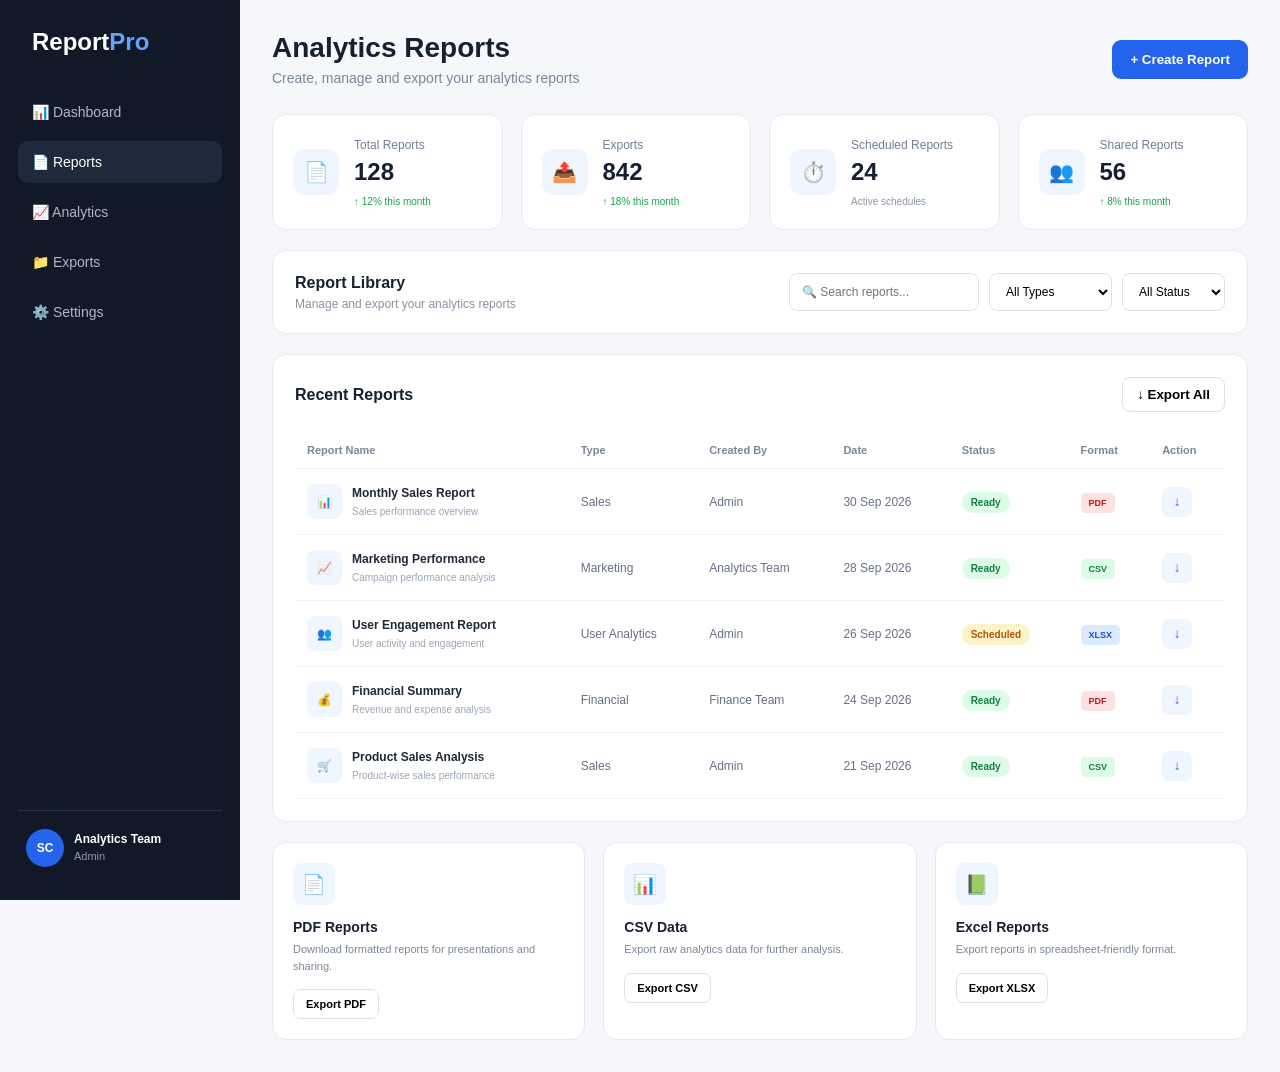
<file: Analytics Reports & Export/index.html>
<!DOCTYPE html>
<html lang="en">
<head>
    <meta charset="UTF-8">
    <meta name="viewport" content="width=device-width, initial-scale=1.0">
    <title>Analytics Reports & Export</title>
    <link rel="stylesheet" href="style.css">
</head>

<body>

    <aside class="sidebar">
        <div class="logo">Report<span>Pro</span></div>

        <nav>
            <a href="#">📊 Dashboard</a>
            <a href="#" class="active">📄 Reports</a>
            <a href="#">📈 Analytics</a>
            <a href="#">📁 Exports</a>
            <a href="#">⚙️ Settings</a>
        </nav>

        <div class="profile">
            <div class="avatar">SC</div>
            <div>
                <strong>Analytics Team</strong>
                <small>Admin</small>
            </div>
        </div>
    </aside>

    <main class="main">

        <header class="topbar">
            <div>
                <h1>Analytics Reports</h1>
                <p>Create, manage and export your analytics reports</p>
            </div>

            <button class="primary-btn" id="createBtn">
                + Create Report
            </button>
        </header>

        <!-- SUMMARY -->

        <section class="summary-grid">

            <div class="summary-card">
                <div class="summary-icon">📄</div>
                <div>
                    <span>Total Reports</span>
                    <h2>128</h2>
                    <small class="positive">↑ 12% this month</small>
                </div>
            </div>

            <div class="summary-card">
                <div class="summary-icon">📤</div>
                <div>
                    <span>Exports</span>
                    <h2>842</h2>
                    <small class="positive">↑ 18% this month</small>
                </div>
            </div>

            <div class="summary-card">
                <div class="summary-icon">⏱️</div>
                <div>
                    <span>Scheduled Reports</span>
                    <h2>24</h2>
                    <small>Active schedules</small>
                </div>
            </div>

            <div class="summary-card">
                <div class="summary-icon">👥</div>
                <div>
                    <span>Shared Reports</span>
                    <h2>56</h2>
                    <small class="positive">↑ 8% this month</small>
                </div>
            </div>

        </section>

        <!-- FILTERS -->

        <section class="filter-panel">

            <div class="filter-title">
                <div>
                    <h3>Report Library</h3>
                    <p>Manage and export your analytics reports</p>
                </div>

                <div class="filters">
                    <input
                        type="text"
                        id="searchInput"
                        placeholder="🔍 Search reports..."
                    >

                    <select id="typeFilter">
                        <option value="all">All Types</option>
                        <option value="sales">Sales</option>
                        <option value="marketing">Marketing</option>
                        <option value="users">User Analytics</option>
                        <option value="financial">Financial</option>
                    </select>

                    <select id="statusFilter">
                        <option value="all">All Status</option>
                        <option value="ready">Ready</option>
                        <option value="scheduled">Scheduled</option>
                    </select>
                </div>
            </div>

        </section>

        <!-- REPORT TABLE -->

        <section class="report-card">

            <div class="table-header">
                <h3>Recent Reports</h3>

                <button class="export-btn" id="exportAll">
                    ↓ Export All
                </button>
            </div>

            <div class="table-wrapper">

                <table>
                    <thead>
                        <tr>
                            <th>Report Name</th>
                            <th>Type</th>
                            <th>Created By</th>
                            <th>Date</th>
                            <th>Status</th>
                            <th>Format</th>
                            <th>Action</th>
                        </tr>
                    </thead>

                    <tbody id="reportTable">

                        <tr data-type="sales" data-status="ready">
                            <td>
                                <div class="report-name">
                                    <div class="file-icon">📊</div>
                                    <div>
                                        <strong>Monthly Sales Report</strong>
                                        <small>Sales performance overview</small>
                                    </div>
                                </div>
                            </td>
                            <td>Sales</td>
                            <td>Admin</td>
                            <td>30 Sep 2026</td>
                            <td>
                                <span class="status ready">Ready</span>
                            </td>
                            <td>
                                <span class="format">PDF</span>
                            </td>
                            <td>
                                <button class="download-btn">↓</button>
                            </td>
                        </tr>

                        <tr data-type="marketing" data-status="ready">
                            <td>
                                <div class="report-name">
                                    <div class="file-icon">📈</div>
                                    <div>
                                        <strong>Marketing Performance</strong>
                                        <small>Campaign performance analysis</small>
                                    </div>
                                </div>
                            </td>
                            <td>Marketing</td>
                            <td>Analytics Team</td>
                            <td>28 Sep 2026</td>
                            <td>
                                <span class="status ready">Ready</span>
                            </td>
                            <td>
                                <span class="format csv">CSV</span>
                            </td>
                            <td>
                                <button class="download-btn">↓</button>
                            </td>
                        </tr>

                        <tr data-type="users" data-status="scheduled">
                            <td>
                                <div class="report-name">
                                    <div class="file-icon">👥</div>
                                    <div>
                                        <strong>User Engagement Report</strong>
                                        <small>User activity and engagement</small>
                                    </div>
                                </div>
                            </td>
                            <td>User Analytics</td>
                            <td>Admin</td>
                            <td>26 Sep 2026</td>
                            <td>
                                <span class="status scheduled">Scheduled</span>
                            </td>
                            <td>
                                <span class="format excel">XLSX</span>
                            </td>
                            <td>
                                <button class="download-btn">↓</button>
                            </td>
                        </tr>

                        <tr data-type="financial" data-status="ready">
                            <td>
                                <div class="report-name">
                                    <div class="file-icon">💰</div>
                                    <div>
                                        <strong>Financial Summary</strong>
                                        <small>Revenue and expense analysis</small>
                                    </div>
                                </div>
                            </td>
                            <td>Financial</td>
                            <td>Finance Team</td>
                            <td>24 Sep 2026</td>
                            <td>
                                <span class="status ready">Ready</span>
                            </td>
                            <td>
                                <span class="format">PDF</span>
                            </td>
                            <td>
                                <button class="download-btn">↓</button>
                            </td>
                        </tr>

                        <tr data-type="sales" data-status="ready">
                            <td>
                                <div class="report-name">
                                    <div class="file-icon">🛒</div>
                                    <div>
                                        <strong>Product Sales Analysis</strong>
                                        <small>Product-wise sales performance</small>
                                    </div>
                                </div>
                            </td>
                            <td>Sales</td>
                            <td>Admin</td>
                            <td>21 Sep 2026</td>
                            <td>
                                <span class="status ready">Ready</span>
                            </td>
                            <td>
                                <span class="format csv">CSV</span>
                            </td>
                            <td>
                                <button class="download-btn">↓</button>
                            </td>
                        </tr>

                    </tbody>
                </table>

            </div>

        </section>

        <!-- EXPORT OPTIONS -->

        <section class="export-grid">

            <div class="export-card">
                <div class="export-icon">📄</div>
                <div>
                    <h3>PDF Reports</h3>
                    <p>Download formatted reports for presentations and sharing.</p>
                </div>
                <button class="small-btn" data-format="PDF">Export PDF</button>
            </div>

            <div class="export-card">
                <div class="export-icon">📊</div>
                <div>
                    <h3>CSV Data</h3>
                    <p>Export raw analytics data for further analysis.</p>
                </div>
                <button class="small-btn" data-format="CSV">Export CSV</button>
            </div>

            <div class="export-card">
                <div class="export-icon">📗</div>
                <div>
                    <h3>Excel Reports</h3>
                    <p>Export reports in spreadsheet-friendly format.</p>
                </div>
                <button class="small-btn" data-format="XLSX">Export XLSX</button>
            </div>

        </section>

    </main>

    <script src="script.js"></script>
</body>
</html>
</file>
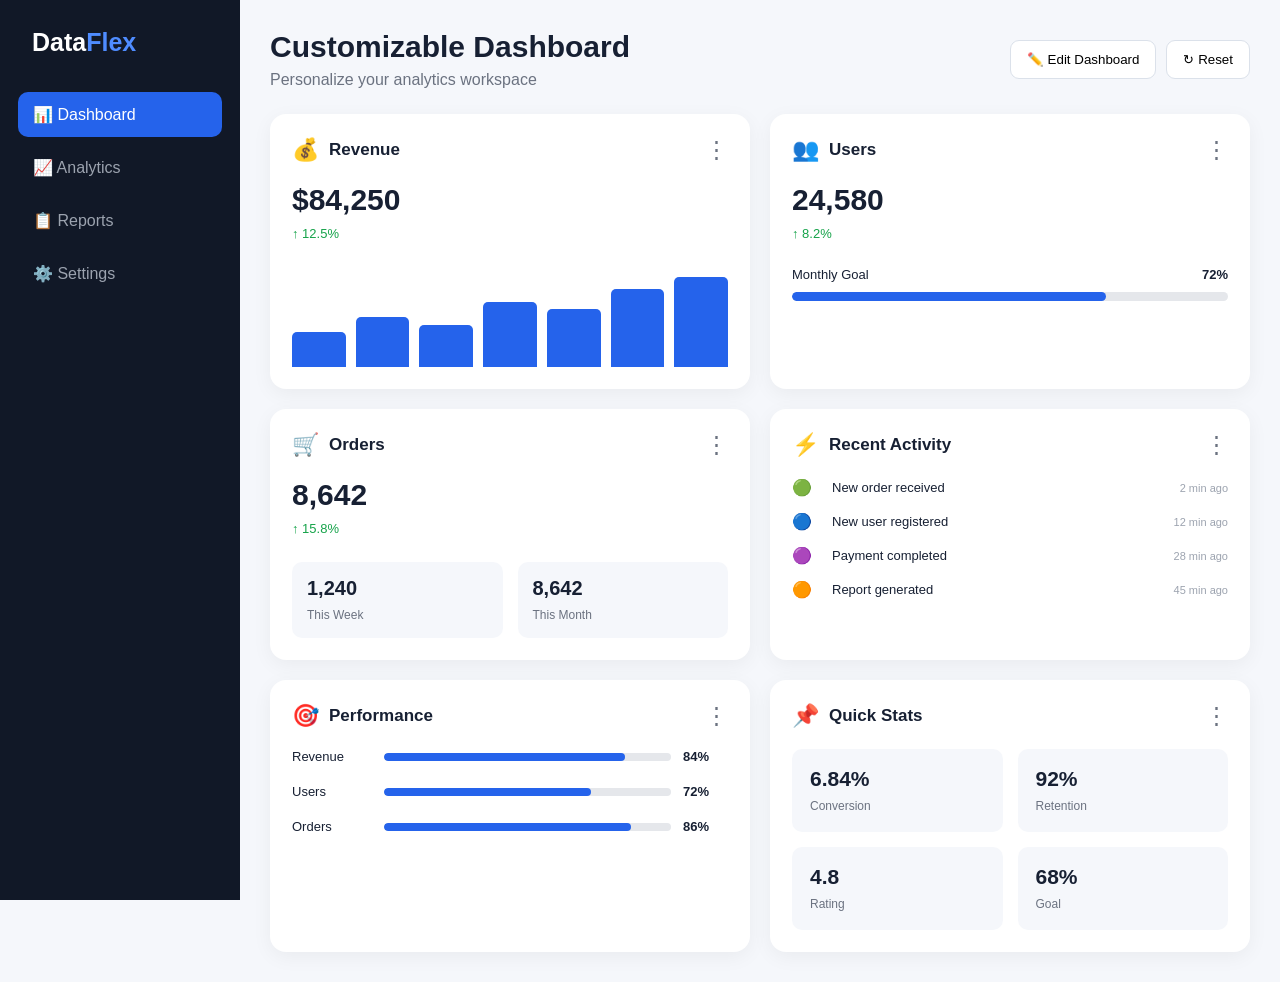
<file: customizable-dashboard/index.html>
<!DOCTYPE html>
<html lang="en">

<head>
    <meta charset="UTF-8">
    <meta name="viewport" content="width=device-width, initial-scale=1.0">

    <title>Customizable Dashboard</title>

    <link rel="stylesheet" href="style.css">
</head>

<body>

<div class="dashboard">

    <!-- SIDEBAR -->
    <aside class="sidebar">

        <div class="logo">
            Data<span>Flex</span>
        </div>

        <nav>
            <a href="#" class="active">📊 Dashboard</a>
            <a href="#">📈 Analytics</a>
            <a href="#">📋 Reports</a>
            <a href="#">⚙️ Settings</a>
        </nav>

    </aside>


    <!-- MAIN CONTENT -->
    <main class="main-content">

        <!-- TOPBAR -->
        <header class="topbar">

            <div>
                <h1>Customizable Dashboard</h1>
                <p>Personalize your analytics workspace</p>
            </div>

            <div class="top-actions">
                <button id="editBtn">✏️ Edit Dashboard</button>
                <button id="resetBtn">↻ Reset</button>
            </div>

        </header>


        <!-- DASHBOARD CONTROLS -->
        <section class="control-panel" id="controlPanel">

            <div>
                <h2>Dashboard Controls</h2>
                <p>Show or hide dashboard widgets</p>
            </div>

            <div class="controls">

                <label>
                    <input type="checkbox" data-widget="revenue" checked>
                    Revenue
                </label>

                <label>
                    <input type="checkbox" data-widget="users" checked>
                    Users
                </label>

                <label>
                    <input type="checkbox" data-widget="orders" checked>
                    Orders
                </label>

                <label>
                    <input type="checkbox" data-widget="activity" checked>
                    Activity
                </label>

            </div>

        </section>


        <!-- WIDGET GRID -->
        <section class="widget-grid">


            <!-- REVENUE -->
            <div class="widget revenue-widget" data-widget="revenue">

                <div class="widget-header">

                    <div>
                        <span class="widget-icon">💰</span>
                        <h3>Revenue</h3>
                    </div>

                    <button class="menu-btn">⋮</button>

                </div>

                <h2>$84,250</h2>

                <span class="growth">↑ 12.5%</span>

                <div class="mini-chart">
                    <div style="height:35%"></div>
                    <div style="height:50%"></div>
                    <div style="height:42%"></div>
                    <div style="height:65%"></div>
                    <div style="height:58%"></div>
                    <div style="height:78%"></div>
                    <div style="height:90%"></div>
                </div>

            </div>


            <!-- USERS -->
            <div class="widget users-widget" data-widget="users">

                <div class="widget-header">

                    <div>
                        <span class="widget-icon">👥</span>
                        <h3>Users</h3>
                    </div>

                    <button class="menu-btn">⋮</button>

                </div>

                <h2>24,580</h2>

                <span class="growth">↑ 8.2%</span>

                <div class="user-progress">

                    <div class="progress-label">
                        <span>Monthly Goal</span>
                        <strong>72%</strong>
                    </div>

                    <div class="progress">
                        <div></div>
                    </div>

                </div>

            </div>


            <!-- ORDERS -->
            <div class="widget orders-widget" data-widget="orders">

                <div class="widget-header">

                    <div>
                        <span class="widget-icon">🛒</span>
                        <h3>Orders</h3>
                    </div>

                    <button class="menu-btn">⋮</button>

                </div>

                <h2>8,642</h2>

                <span class="growth">↑ 15.8%</span>

                <div class="order-stats">

                    <div>
                        <strong>1,240</strong>
                        <span>This Week</span>
                    </div>

                    <div>
                        <strong>8,642</strong>
                        <span>This Month</span>
                    </div>

                </div>

            </div>


            <!-- ACTIVITY -->
            <div class="widget activity-widget" data-widget="activity">

                <div class="widget-header">

                    <div>
                        <span class="widget-icon">⚡</span>
                        <h3>Recent Activity</h3>
                    </div>

                    <button class="menu-btn">⋮</button>

                </div>

                <div class="activity-list">

                    <div>
                        <span>🟢</span>
                        <p>New order received</p>
                        <small>2 min ago</small>
                    </div>

                    <div>
                        <span>🔵</span>
                        <p>New user registered</p>
                        <small>12 min ago</small>
                    </div>

                    <div>
                        <span>🟣</span>
                        <p>Payment completed</p>
                        <small>28 min ago</small>
                    </div>

                    <div>
                        <span>🟠</span>
                        <p>Report generated</p>
                        <small>45 min ago</small>
                    </div>

                </div>

            </div>


            <!-- PERFORMANCE -->
            <div class="widget performance-widget">

                <div class="widget-header">

                    <div>
                        <span class="widget-icon">🎯</span>
                        <h3>Performance</h3>
                    </div>

                    <button class="menu-btn">⋮</button>

                </div>

                <div class="performance-row">

                    <span>Revenue</span>

                    <div class="performance-bar">
                        <div style="width:84%"></div>
                    </div>

                    <strong>84%</strong>

                </div>

                <div class="performance-row">

                    <span>Users</span>

                    <div class="performance-bar">
                        <div style="width:72%"></div>
                    </div>

                    <strong>72%</strong>

                </div>

                <div class="performance-row">

                    <span>Orders</span>

                    <div class="performance-bar">
                        <div style="width:86%"></div>
                    </div>

                    <strong>86%</strong>

                </div>

            </div>


            <!-- QUICK STATS -->
            <div class="widget quick-widget">

                <div class="widget-header">

                    <div>
                        <span class="widget-icon">📌</span>
                        <h3>Quick Stats</h3>
                    </div>

                    <button class="menu-btn">⋮</button>

                </div>

                <div class="quick-grid">

                    <div>
                        <strong>6.84%</strong>
                        <span>Conversion</span>
                    </div>

                    <div>
                        <strong>92%</strong>
                        <span>Retention</span>
                    </div>

                    <div>
                        <strong>4.8</strong>
                        <span>Rating</span>
                    </div>

                    <div>
                        <strong>68%</strong>
                        <span>Goal</span>
                    </div>

                </div>

            </div>

        </section>

    </main>

</div>


<script src="script.js"></script>

</body>
</html>
</file>
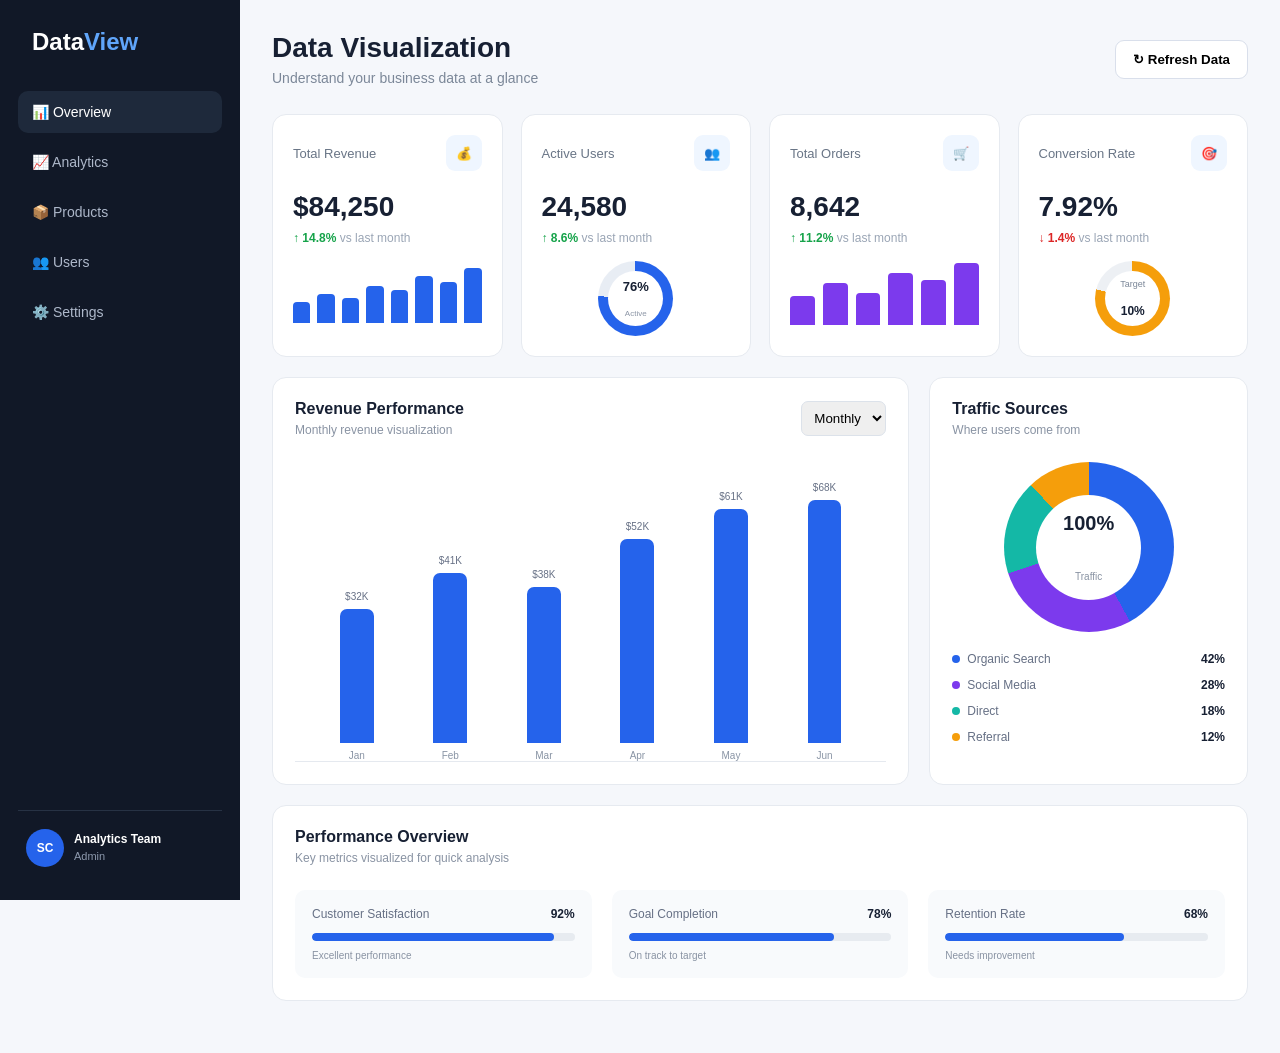
<file: Data Visualization Cards/index.html>
<!DOCTYPE html>
<html lang="en">
<head>
    <meta charset="UTF-8">
    <meta name="viewport" content="width=device-width, initial-scale=1.0">
    <title>Data Visualization Cards</title>
    <link rel="stylesheet" href="style.css">
</head>

<body>

    <aside class="sidebar">
        <div class="logo">Data<span>View</span></div>

        <nav>
            <a href="#" class="active">📊 Overview</a>
            <a href="#">📈 Analytics</a>
            <a href="#">📦 Products</a>
            <a href="#">👥 Users</a>
            <a href="#">⚙️ Settings</a>
        </nav>

        <div class="profile">
            <div class="avatar">SC</div>
            <div>
                <strong>Analytics Team</strong>
                <small>Admin</small>
            </div>
        </div>
    </aside>

    <main class="main">

        <header class="topbar">
            <div>
                <h1>Data Visualization</h1>
                <p>Understand your business data at a glance</p>
            </div>

            <button id="refreshBtn">↻ Refresh Data</button>
        </header>

        <!-- SUMMARY CARDS -->

        <section class="summary-grid">

            <div class="visual-card revenue">
                <div class="card-top">
                    <span>Total Revenue</span>
                    <span class="card-icon">💰</span>
                </div>

                <h2>$84,250</h2>

                <div class="change positive">
                    ↑ 14.8%
                    <span>vs last month</span>
                </div>

                <div class="mini-chart">
                    <span style="height:35%"></span>
                    <span style="height:48%"></span>
                    <span style="height:42%"></span>
                    <span style="height:62%"></span>
                    <span style="height:55%"></span>
                    <span style="height:78%"></span>
                    <span style="height:68%"></span>
                    <span style="height:92%"></span>
                </div>
            </div>

            <div class="visual-card users">
                <div class="card-top">
                    <span>Active Users</span>
                    <span class="card-icon">👥</span>
                </div>

                <h2>24,580</h2>

                <div class="change positive">
                    ↑ 8.6%
                    <span>vs last month</span>
                </div>

                <div class="circle-progress">
                    <div>
                        <strong>76%</strong>
                        <small>Active</small>
                    </div>
                </div>
            </div>

            <div class="visual-card orders">
                <div class="card-top">
                    <span>Total Orders</span>
                    <span class="card-icon">🛒</span>
                </div>

                <h2>8,642</h2>

                <div class="change positive">
                    ↑ 11.2%
                    <span>vs last month</span>
                </div>

                <div class="order-bars">
                    <span style="height:45%"></span>
                    <span style="height:65%"></span>
                    <span style="height:50%"></span>
                    <span style="height:80%"></span>
                    <span style="height:70%"></span>
                    <span style="height:95%"></span>
                </div>
            </div>

            <div class="visual-card conversion">
                <div class="card-top">
                    <span>Conversion Rate</span>
                    <span class="card-icon">🎯</span>
                </div>

                <h2>7.92%</h2>

                <div class="change negative">
                    ↓ 1.4%
                    <span>vs last month</span>
                </div>

                <div class="progress-ring">
                    <div>Target<br><strong>10%</strong></div>
                </div>
            </div>

        </section>

        <!-- MAIN VISUALIZATIONS -->

        <section class="visual-grid">

            <div class="panel large-panel">

                <div class="panel-header">
                    <div>
                        <h3>Revenue Performance</h3>
                        <p>Monthly revenue visualization</p>
                    </div>

                    <select id="periodSelect">
                        <option>Monthly</option>
                        <option>Weekly</option>
                        <option>Yearly</option>
                    </select>
                </div>

                <div class="bar-chart">

                    <div class="bar-item">
                        <span class="bar-value">$32K</span>
                        <div class="bar" style="height:48%"></div>
                        <small>Jan</small>
                    </div>

                    <div class="bar-item">
                        <span class="bar-value">$41K</span>
                        <div class="bar" style="height:61%"></div>
                        <small>Feb</small>
                    </div>

                    <div class="bar-item">
                        <span class="bar-value">$38K</span>
                        <div class="bar" style="height:56%"></div>
                        <small>Mar</small>
                    </div>

                    <div class="bar-item">
                        <span class="bar-value">$52K</span>
                        <div class="bar" style="height:73%"></div>
                        <small>Apr</small>
                    </div>

                    <div class="bar-item">
                        <span class="bar-value">$61K</span>
                        <div class="bar" style="height:84%"></div>
                        <small>May</small>
                    </div>

                    <div class="bar-item">
                        <span class="bar-value">$68K</span>
                        <div class="bar" style="height:94%"></div>
                        <small>Jun</small>
                    </div>

                </div>

            </div>

            <div class="panel">

                <div class="panel-header">
                    <div>
                        <h3>Traffic Sources</h3>
                        <p>Where users come from</p>
                    </div>
                </div>

                <div class="donut">
                    <div class="donut-center">
                        <strong>100%</strong>
                        <small>Traffic</small>
                    </div>
                </div>

                <div class="source-list">
                    <div>
                        <span><i class="dot one"></i>Organic Search</span>
                        <strong>42%</strong>
                    </div>

                    <div>
                        <span><i class="dot two"></i>Social Media</span>
                        <strong>28%</strong>
                    </div>

                    <div>
                        <span><i class="dot three"></i>Direct</span>
                        <strong>18%</strong>
                    </div>

                    <div>
                        <span><i class="dot four"></i>Referral</span>
                        <strong>12%</strong>
                    </div>
                </div>

            </div>

        </section>

        <!-- VISUAL DATA CARDS -->

        <section class="panel insights-panel">

            <div class="panel-header">
                <div>
                    <h3>Performance Overview</h3>
                    <p>Key metrics visualized for quick analysis</p>
                </div>
            </div>

            <div class="metric-grid">

                <div class="metric">
                    <div class="metric-title">
                        <span>Customer Satisfaction</span>
                        <strong>92%</strong>
                    </div>

                    <div class="metric-bar">
                        <div style="width:92%"></div>
                    </div>

                    <small>Excellent performance</small>
                </div>

                <div class="metric">
                    <div class="metric-title">
                        <span>Goal Completion</span>
                        <strong>78%</strong>
                    </div>

                    <div class="metric-bar">
                        <div style="width:78%"></div>
                    </div>

                    <small>On track to target</small>
                </div>

                <div class="metric">
                    <div class="metric-title">
                        <span>Retention Rate</span>
                        <strong>68%</strong>
                    </div>

                    <div class="metric-bar">
                        <div style="width:68%"></div>
                    </div>

                    <small>Needs improvement</small>
                </div>

            </div>

        </section>

    </main>

    <script src="script.js"></script>
</body>
</html>
</file>
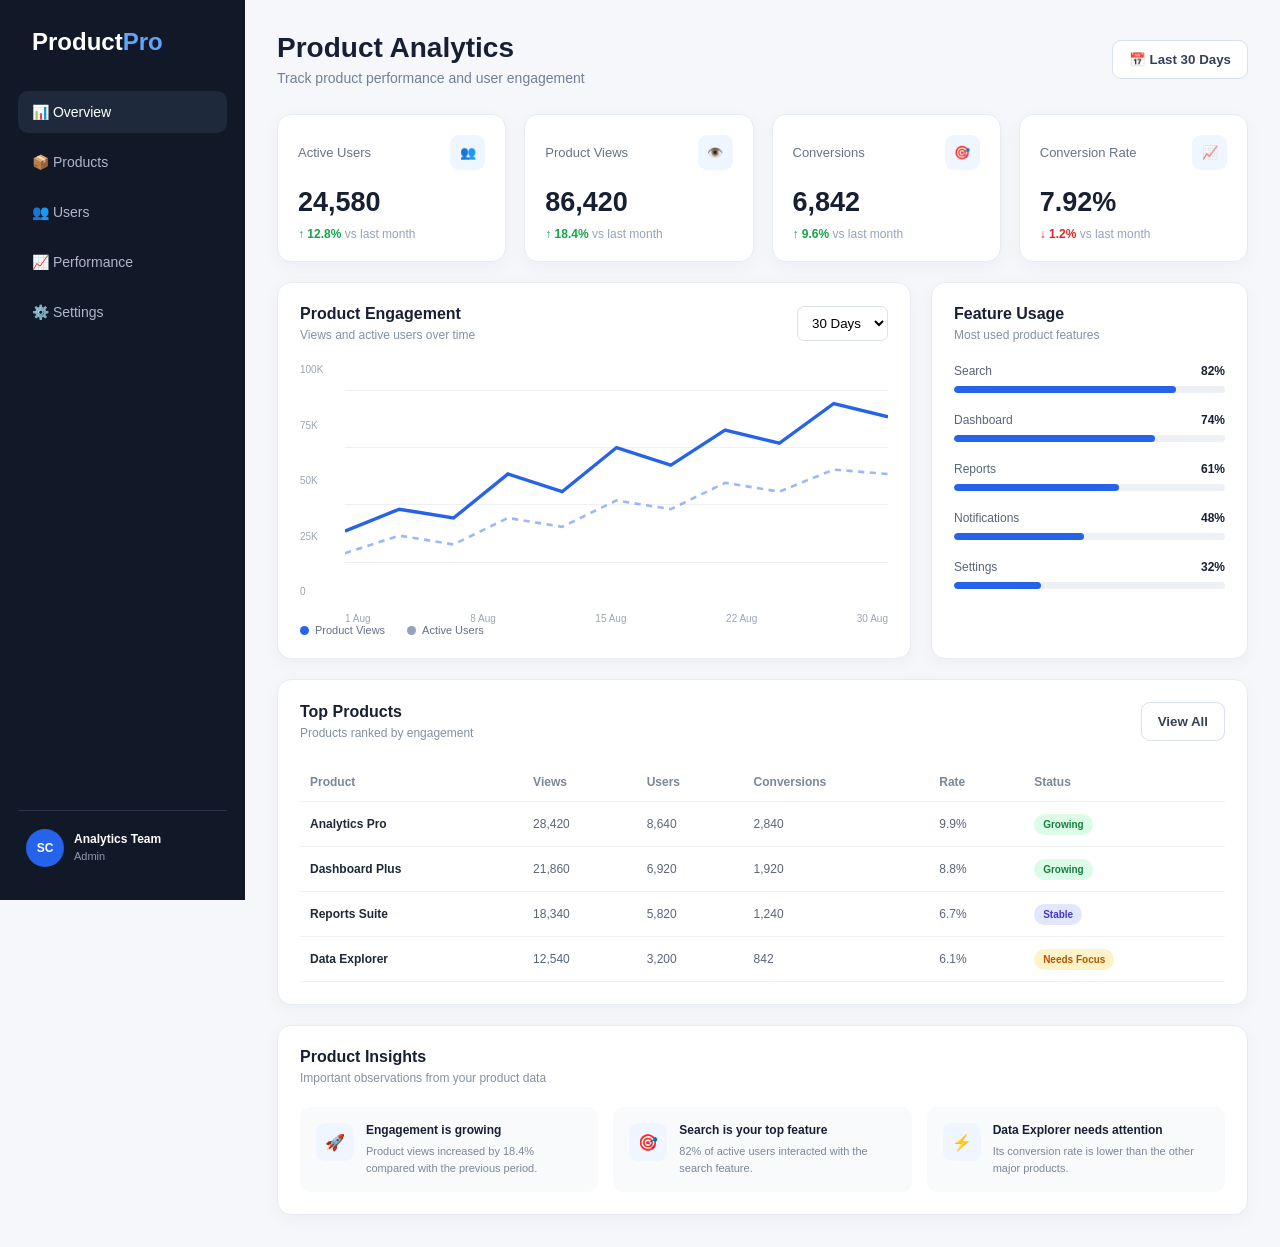
<file: product-analytics/index.html>
<!DOCTYPE html>
<html lang="en">
<head>
    <meta charset="UTF-8">
    <meta name="viewport" content="width=device-width, initial-scale=1.0">
    <title>Product Analytics</title>
    <link rel="stylesheet" href="style.css">
</head>
<body>

    <aside class="sidebar">
        <div class="logo">Product<span>Pro</span></div>

        <nav>
            <a class="active" href="#">📊 Overview</a>
            <a href="#">📦 Products</a>
            <a href="#">👥 Users</a>
            <a href="#">📈 Performance</a>
            <a href="#">⚙️ Settings</a>
        </nav>

        <div class="sidebar-bottom">
            <div class="user">
                <div class="avatar">SC</div>
                <div>
                    <strong>Analytics Team</strong>
                    <small>Admin</small>
                </div>
            </div>
        </div>
    </aside>

    <main class="main">

        <header class="topbar">
            <div>
                <h1>Product Analytics</h1>
                <p>Track product performance and user engagement</p>
            </div>

            <button class="date-btn" id="dateBtn">📅 Last 30 Days</button>
        </header>

        <!-- KPI CARDS -->
        <section class="kpi-grid">

            <div class="card kpi-card">
                <div class="kpi-top">
                    <span>Active Users</span>
                    <span class="icon">👥</span>
                </div>
                <h2>24,580</h2>
                <p class="positive">↑ 12.8% <span>vs last month</span></p>
            </div>

            <div class="card kpi-card">
                <div class="kpi-top">
                    <span>Product Views</span>
                    <span class="icon">👁️</span>
                </div>
                <h2>86,420</h2>
                <p class="positive">↑ 18.4% <span>vs last month</span></p>
            </div>

            <div class="card kpi-card">
                <div class="kpi-top">
                    <span>Conversions</span>
                    <span class="icon">🎯</span>
                </div>
                <h2>6,842</h2>
                <p class="positive">↑ 9.6% <span>vs last month</span></p>
            </div>

            <div class="card kpi-card">
                <div class="kpi-top">
                    <span>Conversion Rate</span>
                    <span class="icon">📈</span>
                </div>
                <h2>7.92%</h2>
                <p class="negative">↓ 1.2% <span>vs last month</span></p>
            </div>

        </section>

        <!-- CHARTS -->
        <section class="charts-grid">

            <div class="card chart-card large">
                <div class="card-header">
                    <div>
                        <h3>Product Engagement</h3>
                        <p>Views and active users over time</p>
                    </div>

                    <select id="chartFilter">
                        <option>30 Days</option>
                        <option>7 Days</option>
                        <option>90 Days</option>
                    </select>
                </div>

                <div class="chart">
                    <div class="y-axis">
                        <span>100K</span>
                        <span>75K</span>
                        <span>50K</span>
                        <span>25K</span>
                        <span>0</span>
                    </div>

                    <div class="graph">
                        <div class="grid-line"></div>
                        <div class="grid-line"></div>
                        <div class="grid-line"></div>
                        <div class="grid-line"></div>

                        <svg viewBox="0 0 700 250" preserveAspectRatio="none">
                            <polyline
                                points="0,190 70,165 140,175 210,125 280,145 350,95 420,115 490,75 560,90 630,45 700,60"
                                fill="none"
                                stroke="currentColor"
                                stroke-width="4"
                            />

                            <polyline
                                points="0,215 70,195 140,205 210,175 280,185 350,155 420,165 490,135 560,145 630,120 700,125"
                                fill="none"
                                stroke="currentColor"
                                stroke-width="3"
                                stroke-dasharray="8 7"
                                opacity="0.45"
                            />
                        </svg>

                        <div class="x-axis">
                            <span>1 Aug</span>
                            <span>8 Aug</span>
                            <span>15 Aug</span>
                            <span>22 Aug</span>
                            <span>30 Aug</span>
                        </div>
                    </div>
                </div>

                <div class="legend">
                    <span><i></i> Product Views</span>
                    <span><i class="second"></i> Active Users</span>
                </div>
            </div>

            <div class="card chart-card">
                <div class="card-header">
                    <div>
                        <h3>Feature Usage</h3>
                        <p>Most used product features</p>
                    </div>
                </div>

                <div class="feature-list">

                    <div class="feature">
                        <div class="feature-info">
                            <span>Search</span>
                            <strong>82%</strong>
                        </div>
                        <div class="progress">
                            <div style="width:82%"></div>
                        </div>
                    </div>

                    <div class="feature">
                        <div class="feature-info">
                            <span>Dashboard</span>
                            <strong>74%</strong>
                        </div>
                        <div class="progress">
                            <div style="width:74%"></div>
                        </div>
                    </div>

                    <div class="feature">
                        <div class="feature-info">
                            <span>Reports</span>
                            <strong>61%</strong>
                        </div>
                        <div class="progress">
                            <div style="width:61%"></div>
                        </div>
                    </div>

                    <div class="feature">
                        <div class="feature-info">
                            <span>Notifications</span>
                            <strong>48%</strong>
                        </div>
                        <div class="progress">
                            <div style="width:48%"></div>
                        </div>
                    </div>

                    <div class="feature">
                        <div class="feature-info">
                            <span>Settings</span>
                            <strong>32%</strong>
                        </div>
                        <div class="progress">
                            <div style="width:32%"></div>
                        </div>
                    </div>

                </div>
            </div>

        </section>

        <!-- PRODUCT TABLE -->
        <section class="card products-card">

            <div class="card-header">
                <div>
                    <h3>Top Products</h3>
                    <p>Products ranked by engagement</p>
                </div>

                <button class="view-btn" id="viewBtn">View All</button>
            </div>

            <div class="table-wrapper">
                <table>
                    <thead>
                        <tr>
                            <th>Product</th>
                            <th>Views</th>
                            <th>Users</th>
                            <th>Conversions</th>
                            <th>Rate</th>
                            <th>Status</th>
                        </tr>
                    </thead>

                    <tbody>
                        <tr>
                            <td><strong>Analytics Pro</strong></td>
                            <td>28,420</td>
                            <td>8,640</td>
                            <td>2,840</td>
                            <td>9.9%</td>
                            <td><span class="status success">Growing</span></td>
                        </tr>

                        <tr>
                            <td><strong>Dashboard Plus</strong></td>
                            <td>21,860</td>
                            <td>6,920</td>
                            <td>1,920</td>
                            <td>8.8%</td>
                            <td><span class="status success">Growing</span></td>
                        </tr>

                        <tr>
                            <td><strong>Reports Suite</strong></td>
                            <td>18,340</td>
                            <td>5,820</td>
                            <td>1,240</td>
                            <td>6.7%</td>
                            <td><span class="status stable">Stable</span></td>
                        </tr>

                        <tr>
                            <td><strong>Data Explorer</strong></td>
                            <td>12,540</td>
                            <td>3,200</td>
                            <td>842</td>
                            <td>6.1%</td>
                            <td><span class="status warning">Needs Focus</span></td>
                        </tr>
                    </tbody>
                </table>
            </div>

        </section>

        <!-- INSIGHTS -->
        <section class="card insights">

            <div class="card-header">
                <div>
                    <h3>Product Insights</h3>
                    <p>Important observations from your product data</p>
                </div>
            </div>

            <div class="insight-grid">

                <div class="insight">
                    <div class="insight-icon">🚀</div>
                    <div>
                        <h4>Engagement is growing</h4>
                        <p>Product views increased by 18.4% compared with the previous period.</p>
                    </div>
                </div>

                <div class="insight">
                    <div class="insight-icon">🎯</div>
                    <div>
                        <h4>Search is your top feature</h4>
                        <p>82% of active users interacted with the search feature.</p>
                    </div>
                </div>

                <div class="insight">
                    <div class="insight-icon">⚡</div>
                    <div>
                        <h4>Data Explorer needs attention</h4>
                        <p>Its conversion rate is lower than the other major products.</p>
                    </div>
                </div>

            </div>

        </section>

    </main>

    <script src="script.js"></script>
</body>
</html>
</file>
<file: Analytics Reports & Export/style.css>
* {
    margin: 0;
    padding: 0;
    box-sizing: border-box;
}

body {
    font-family: Arial, Helvetica, sans-serif;
    background: #f5f7fb;
    color: #172033;
}

/* SIDEBAR */

.sidebar {
    width: 240px;
    height: 100vh;
    position: fixed;
    left: 0;
    top: 0;
    background: #111827;
    color: white;
    padding: 28px 18px;
    display: flex;
    flex-direction: column;
}

.logo {
    font-size: 24px;
    font-weight: 800;
    padding: 0 14px 35px;
}

.logo span {
    color: #60a5fa;
}

.sidebar nav {
    display: flex;
    flex-direction: column;
    gap: 8px;
}

.sidebar nav a {
    text-decoration: none;
    color: #aeb8ca;
    padding: 13px 14px;
    border-radius: 10px;
    font-size: 14px;
    transition: 0.2s;
}

.sidebar nav a:hover,
.sidebar nav a.active {
    background: #1e293b;
    color: white;
}

.profile {
    margin-top: auto;
    border-top: 1px solid #273244;
    padding: 18px 8px 5px;
    display: flex;
    align-items: center;
    gap: 10px;
}

.avatar {
    width: 38px;
    height: 38px;
    background: #2563eb;
    border-radius: 50%;
    display: grid;
    place-items: center;
    font-weight: bold;
    font-size: 12px;
}

.profile strong {
    display: block;
    font-size: 12px;
}

.profile small {
    color: #8e9aae;
    font-size: 11px;
}

/* MAIN */

.main {
    margin-left: 240px;
    padding: 32px;
}

/* TOPBAR */

.topbar {
    display: flex;
    justify-content: space-between;
    align-items: center;
    margin-bottom: 28px;
}

.topbar h1 {
    font-size: 28px;
    margin-bottom: 6px;
}

.topbar p {
    color: #7b8798;
    font-size: 14px;
}

.primary-btn {
    border: none;
    background: #2563eb;
    color: white;
    padding: 12px 18px;
    border-radius: 9px;
    cursor: pointer;
    font-weight: 600;
}

.primary-btn:hover {
    background: #1d4ed8;
}

/* SUMMARY */

.summary-grid {
    display: grid;
    grid-template-columns: repeat(4, 1fr);
    gap: 18px;
    margin-bottom: 20px;
}

.summary-card {
    background: white;
    border: 1px solid #e6eaf0;
    border-radius: 14px;
    padding: 20px;
    display: flex;
    align-items: center;
    gap: 15px;
}

.summary-icon {
    width: 46px;
    height: 46px;
    background: #eff6ff;
    border-radius: 11px;
    display: grid;
    place-items: center;
    font-size: 20px;
}

.summary-card span {
    color: #718096;
    font-size: 12px;
}

.summary-card h2 {
    font-size: 24px;
    margin: 5px 0;
}

.summary-card small {
    color: #8b95a5;
    font-size: 10px;
}

.summary-card .positive {
    color: #16a34a;
}

/* FILTER PANEL */

.filter-panel {
    background: white;
    border: 1px solid #e6eaf0;
    border-radius: 14px;
    padding: 22px;
    margin-bottom: 20px;
}

.filter-title {
    display: flex;
    justify-content: space-between;
    align-items: center;
    gap: 20px;
}

.filter-title h3 {
    font-size: 16px;
    margin-bottom: 5px;
}

.filter-title p {
    font-size: 12px;
    color: #8993a3;
}

.filters {
    display: flex;
    gap: 10px;
}

.filters input,
.filters select {
    border: 1px solid #dce2ea;
    background: white;
    padding: 10px 12px;
    border-radius: 8px;
    outline: none;
    font-size: 12px;
}

.filters input {
    width: 190px;
}

/* REPORT CARD */

.report-card {
    background: white;
    border: 1px solid #e6eaf0;
    border-radius: 14px;
    padding: 22px;
    margin-bottom: 20px;
}

.table-header {
    display: flex;
    justify-content: space-between;
    align-items: center;
    margin-bottom: 20px;
}

.table-header h3 {
    font-size: 16px;
}

.export-btn {
    background: white;
    border: 1px solid #dce2ea;
    padding: 9px 14px;
    border-radius: 8px;
    cursor: pointer;
    font-weight: 600;
}

.table-wrapper {
    overflow-x: auto;
}

table {
    width: 100%;
    border-collapse: collapse;
    min-width: 900px;
}

th {
    text-align: left;
    color: #7b8798;
    font-size: 11px;
    font-weight: 600;
    padding: 12px;
    border-bottom: 1px solid #edf0f4;
}

td {
    padding: 15px 12px;
    border-bottom: 1px solid #f0f2f6;
    color: #667085;
    font-size: 12px;
}

.report-name {
    display: flex;
    align-items: center;
    gap: 10px;
}

.report-name strong {
    display: block;
    color: #1f2937;
    margin-bottom: 4px;
}

.report-name small {
    color: #9aa5b5;
    font-size: 10px;
}

.file-icon {
    width: 35px;
    height: 35px;
    border-radius: 8px;
    background: #eff6ff;
    display: grid;
    place-items: center;
}

.status {
    padding: 5px 9px;
    border-radius: 20px;
    font-size: 10px;
    font-weight: bold;
}

.status.ready {
    background: #dcfce7;
    color: #15803d;
}

.status.scheduled {
    background: #fef3c7;
    color: #b45309;
}

.format {
    background: #fee2e2;
    color: #b91c1c;
    padding: 5px 8px;
    border-radius: 5px;
    font-size: 9px;
    font-weight: bold;
}

.format.csv {
    background: #dcfce7;
    color: #15803d;
}

.format.excel {
    background: #dbeafe;
    color: #1d4ed8;
}

.download-btn {
    width: 30px;
    height: 30px;
    border: none;
    background: #eff6ff;
    color: #2563eb;
    border-radius: 7px;
    cursor: pointer;
    font-weight: bold;
}

.download-btn:hover {
    background: #dbeafe;
}

/* EXPORT CARDS */

.export-grid {
    display: grid;
    grid-template-columns: repeat(3, 1fr);
    gap: 18px;
}

.export-card {
    background: white;
    border: 1px solid #e6eaf0;
    border-radius: 14px;
    padding: 20px;
}

.export-icon {
    width: 42px;
    height: 42px;
    background: #eff6ff;
    border-radius: 9px;
    display: grid;
    place-items: center;
    margin-bottom: 14px;
    font-size: 19px;
}

.export-card h3 {
    font-size: 14px;
    margin-bottom: 6px;
}

.export-card p {
    color: #7b8798;
    font-size: 11px;
    line-height: 1.5;
    margin-bottom: 15px;
}

.small-btn {
    border: 1px solid #dce2ea;
    background: white;
    padding: 8px 12px;
    border-radius: 7px;
    cursor: pointer;
    font-size: 11px;
    font-weight: 600;
}

.small-btn:hover {
    background: #eff6ff;
}

/* RESPONSIVE */

@media (max-width: 1100px) {

    .summary-grid {
        grid-template-columns: repeat(2, 1fr);
    }

    .export-grid {
        grid-template-columns: 1fr;
    }

    .filter-title {
        flex-direction: column;
        align-items: flex-start;
    }

    .filters {
        width: 100%;
        flex-wrap: wrap;
    }
}

@media (max-width: 700px) {

    .sidebar {
        width: 70px;
        padding: 20px 10px;
    }

    .logo {
        font-size: 0;
        text-align: center;
    }

    .logo::after {
        content: "R";
        font-size: 24px;
        color: #60a5fa;
    }

    .sidebar nav a {
        font-size: 0;
        text-align: center;
    }

    .profile {
        display: none;
    }

    .main {
        margin-left: 70px;
        padding: 20px;
    }

    .summary-grid {
        grid-template-columns: 1fr;
    }

    .topbar {
        flex-direction: column;
        align-items: flex-start;
        gap: 15px;
    }

    .filters input,
    .filters select {
        width: 100%;
    }
}
</file>
<file: customizable-dashboard/style.css>
* {
    margin: 0;
    padding: 0;
    box-sizing: border-box;
}

body {
    font-family: Arial, Helvetica, sans-serif;
    background: #f5f7fb;
    color: #172033;
}

.dashboard {
    display: flex;
    min-height: 100vh;
}


/* SIDEBAR */

.sidebar {
    width: 240px;
    min-height: 100vh;
    background: #111827;
    color: white;
    position: fixed;
    left: 0;
    top: 0;
    padding: 28px 18px;
}

.logo {
    font-size: 25px;
    font-weight: 700;
    padding: 0 14px 35px;
}

.logo span {
    color: #4f8cff;
}

.sidebar nav {
    display: flex;
    flex-direction: column;
    gap: 8px;
}

.sidebar nav a {
    text-decoration: none;
    color: #9ca3af;
    padding: 13px 15px;
    border-radius: 10px;
    transition: 0.3s;
}

.sidebar nav a:hover,
.sidebar nav a.active {
    background: #2563eb;
    color: white;
}


/* MAIN */

.main-content {
    margin-left: 240px;
    width: calc(100% - 240px);
    padding: 30px;
}


/* TOPBAR */

.topbar {
    display: flex;
    justify-content: space-between;
    align-items: center;
    margin-bottom: 25px;
}

.topbar h1 {
    font-size: 30px;
    margin-bottom: 7px;
}

.topbar p {
    color: #6b7280;
}

.top-actions {
    display: flex;
    gap: 10px;
}

.top-actions button {
    border: 1px solid #dbe1ea;
    background: white;
    padding: 11px 16px;
    border-radius: 9px;
    cursor: pointer;
    transition: 0.3s;
}

.top-actions button:hover {
    background: #2563eb;
    color: white;
}


/* CONTROL PANEL */

.control-panel {
    background: white;
    padding: 20px;
    border-radius: 15px;
    margin-bottom: 25px;
    box-shadow: 0 5px 20px rgba(0,0,0,0.04);

    display: none;

    justify-content: space-between;
    align-items: center;
    gap: 20px;
}

.control-panel.show {
    display: flex;
}

.control-panel h2 {
    font-size: 18px;
    margin-bottom: 5px;
}

.control-panel p {
    color: #6b7280;
    font-size: 13px;
}

.controls {
    display: flex;
    gap: 15px;
    flex-wrap: wrap;
}

.controls label {
    font-size: 14px;
    cursor: pointer;
}

.controls input {
    margin-right: 5px;
}


/* WIDGET GRID */

.widget-grid {
    display: grid;
    grid-template-columns: repeat(2, 1fr);
    gap: 20px;
}


/* WIDGET */

.widget {
    background: white;
    border-radius: 16px;
    padding: 22px;
    box-shadow: 0 5px 20px rgba(0,0,0,0.05);
    transition: 0.3s;
}

.widget:hover {
    transform: translateY(-3px);
}


/* WIDGET HEADER */

.widget-header {
    display: flex;
    justify-content: space-between;
    align-items: center;
    margin-bottom: 20px;
}

.widget-header > div {
    display: flex;
    align-items: center;
    gap: 10px;
}

.widget-header h3 {
    font-size: 17px;
}

.widget-icon {
    font-size: 22px;
}

.menu-btn {
    border: none;
    background: transparent;
    font-size: 23px;
    cursor: pointer;
    color: #6b7280;
}


/* REVENUE */

.revenue-widget h2,
.users-widget h2,
.orders-widget h2 {
    font-size: 30px;
    margin-bottom: 7px;
}

.growth {
    color: #16a34a;
    font-size: 13px;
}


/* MINI CHART */

.mini-chart {
    height: 100px;
    display: flex;
    align-items: end;
    gap: 10px;
    margin-top: 25px;
}

.mini-chart div {
    flex: 1;
    background: #2563eb;
    border-radius: 5px 5px 0 0;
    transition: 0.3s;
}

.mini-chart div:hover {
    background: #4f8cff;
}


/* USERS */

.user-progress {
    margin-top: 25px;
}

.progress-label {
    display: flex;
    justify-content: space-between;
    margin-bottom: 10px;
    font-size: 13px;
}

.progress {
    height: 9px;
    background: #e5e7eb;
    border-radius: 20px;
    overflow: hidden;
}

.progress div {
    width: 72%;
    height: 100%;
    background: #2563eb;
    border-radius: 20px;
}


/* ORDERS */

.order-stats {
    display: grid;
    grid-template-columns: 1fr 1fr;
    gap: 15px;
    margin-top: 25px;
}

.order-stats div {
    background: #f5f7fb;
    padding: 15px;
    border-radius: 10px;
}

.order-stats strong {
    display: block;
    font-size: 20px;
    margin-bottom: 5px;
}

.order-stats span {
    font-size: 12px;
    color: #6b7280;
}


/* ACTIVITY */

.activity-list {
    display: flex;
    flex-direction: column;
    gap: 15px;
}

.activity-list div {
    display: grid;
    grid-template-columns: 30px 1fr auto;
    align-items: center;
    gap: 10px;
}

.activity-list p {
    font-size: 13px;
}

.activity-list small {
    color: #9ca3af;
    font-size: 11px;
}


/* PERFORMANCE */

.performance-row {
    display: grid;
    grid-template-columns: 80px 1fr 45px;
    align-items: center;
    gap: 12px;
    margin-bottom: 20px;
    font-size: 13px;
}

.performance-bar {
    height: 8px;
    background: #e5e7eb;
    border-radius: 20px;
    overflow: hidden;
}

.performance-bar div {
    height: 100%;
    background: #2563eb;
    border-radius: 20px;
}


/* QUICK STATS */

.quick-grid {
    display: grid;
    grid-template-columns: 1fr 1fr;
    gap: 15px;
}

.quick-grid div {
    background: #f5f7fb;
    padding: 18px;
    border-radius: 10px;
}

.quick-grid strong {
    display: block;
    font-size: 21px;
    margin-bottom: 5px;
}

.quick-grid span {
    color: #6b7280;
    font-size: 12px;
}


/* HIDDEN WIDGET */

.widget.hidden {
    display: none;
}


/* RESPONSIVE */

@media (max-width: 1000px) {

    .widget-grid {
        grid-template-columns: 1fr;
    }

    .control-panel {
        align-items: flex-start;
        flex-direction: column;
    }
}


@media (max-width: 700px) {

    .sidebar {
        width: 100%;
        min-height: auto;
        position: relative;
    }

    .dashboard {
        display: block;
    }

    .sidebar nav {
        flex-direction: row;
        flex-wrap: wrap;
    }

    .main-content {
        margin-left: 0;
        width: 100%;
        padding: 20px;
    }

    .topbar {
        flex-direction: column;
        align-items: flex-start;
        gap: 15px;
    }

    .top-actions {
        width: 100%;
    }

    .top-actions button {
        flex: 1;
    }

    .widget-grid {
        grid-template-columns: 1fr;
    }

    .performance-row {
        grid-template-columns: 70px 1fr 40px;
    }
}
</file>
<file: Data Visualization Cards/style.css>
* {
    margin: 0;
    padding: 0;
    box-sizing: border-box;
}

body {
    font-family: Arial, Helvetica, sans-serif;
    background: #f5f7fb;
    color: #172033;
}

/* SIDEBAR */

.sidebar {
    width: 240px;
    height: 100vh;
    position: fixed;
    left: 0;
    top: 0;
    background: #111827;
    color: white;
    padding: 28px 18px;
    display: flex;
    flex-direction: column;
}

.logo {
    font-size: 24px;
    font-weight: 800;
    padding: 0 14px 35px;
}

.logo span {
    color: #60a5fa;
}

.sidebar nav {
    display: flex;
    flex-direction: column;
    gap: 8px;
}

.sidebar nav a {
    text-decoration: none;
    color: #aeb8ca;
    padding: 13px 14px;
    border-radius: 10px;
    font-size: 14px;
    transition: 0.2s;
}

.sidebar nav a:hover,
.sidebar nav a.active {
    background: #1e293b;
    color: white;
}

.profile {
    margin-top: auto;
    border-top: 1px solid #273244;
    padding: 18px 8px 5px;
    display: flex;
    align-items: center;
    gap: 10px;
}

.avatar {
    width: 38px;
    height: 38px;
    background: #2563eb;
    border-radius: 50%;
    display: grid;
    place-items: center;
    font-weight: bold;
    font-size: 12px;
}

.profile strong {
    display: block;
    font-size: 12px;
}

.profile small {
    color: #8e9aae;
    font-size: 11px;
}

/* MAIN */

.main {
    margin-left: 240px;
    padding: 32px;
}

/* TOPBAR */

.topbar {
    display: flex;
    justify-content: space-between;
    align-items: center;
    margin-bottom: 28px;
}

.topbar h1 {
    font-size: 28px;
    margin-bottom: 6px;
}

.topbar p {
    color: #7b8798;
    font-size: 14px;
}

.topbar button {
    border: 1px solid #d9dfeb;
    background: white;
    padding: 11px 17px;
    border-radius: 9px;
    cursor: pointer;
    font-weight: 600;
}

/* SUMMARY */

.summary-grid {
    display: grid;
    grid-template-columns: repeat(4, 1fr);
    gap: 18px;
    margin-bottom: 20px;
}

.visual-card {
    background: white;
    border: 1px solid #e6eaf0;
    border-radius: 14px;
    padding: 20px;
    min-height: 220px;
    overflow: hidden;
    position: relative;
}

.card-top {
    display: flex;
    justify-content: space-between;
    align-items: center;
    color: #697586;
    font-size: 13px;
}

.card-icon {
    width: 36px;
    height: 36px;
    background: #eff6ff;
    border-radius: 9px;
    display: grid;
    place-items: center;
}

.visual-card h2 {
    font-size: 28px;
    margin-top: 20px;
}

.change {
    margin-top: 8px;
    font-size: 12px;
    font-weight: bold;
}

.change span {
    color: #9aa5b5;
    font-weight: normal;
}

.positive {
    color: #16a34a;
}

.negative {
    color: #dc2626;
}

/* MINI CHART */

.mini-chart {
    height: 60px;
    margin-top: 18px;
    display: flex;
    align-items: end;
    gap: 7px;
}

.mini-chart span {
    flex: 1;
    background: #2563eb;
    border-radius: 4px 4px 0 0;
}

/* CIRCLE */

.circle-progress {
    width: 75px;
    height: 75px;
    border-radius: 50%;
    background: conic-gradient(#2563eb 76%, #e8edf4 0);
    margin: 16px auto 0;
    display: grid;
    place-items: center;
}

.circle-progress div {
    width: 55px;
    height: 55px;
    background: white;
    border-radius: 50%;
    display: grid;
    place-items: center;
    text-align: center;
}

.circle-progress strong {
    font-size: 13px;
}

.circle-progress small {
    font-size: 8px;
    color: #8b95a5;
}

/* ORDER BARS */

.order-bars {
    height: 65px;
    display: flex;
    align-items: end;
    gap: 8px;
    margin-top: 15px;
}

.order-bars span {
    flex: 1;
    background: #7c3aed;
    border-radius: 4px 4px 0 0;
}

/* RING */

.progress-ring {
    width: 75px;
    height: 75px;
    border-radius: 50%;
    background: conic-gradient(#f59e0b 79%, #edf0f4 0);
    margin: 16px auto 0;
    display: grid;
    place-items: center;
}

.progress-ring div {
    width: 55px;
    height: 55px;
    background: white;
    border-radius: 50%;
    display: grid;
    place-items: center;
    text-align: center;
    font-size: 9px;
    color: #7b8798;
}

.progress-ring strong {
    color: #172033;
    font-size: 12px;
}

/* PANELS */

.visual-grid {
    display: grid;
    grid-template-columns: 2fr 1fr;
    gap: 20px;
    margin-bottom: 20px;
}

.panel {
    background: white;
    border: 1px solid #e6eaf0;
    border-radius: 14px;
    padding: 22px;
}

.panel-header {
    display: flex;
    justify-content: space-between;
    align-items: center;
    margin-bottom: 25px;
}

.panel-header h3 {
    font-size: 16px;
    margin-bottom: 5px;
}

.panel-header p {
    color: #8993a3;
    font-size: 12px;
}

.panel-header select {
    padding: 8px;
    border: 1px solid #dce2ea;
    border-radius: 7px;
}

/* BAR CHART */

.bar-chart {
    height: 300px;
    display: flex;
    align-items: end;
    justify-content: space-around;
    border-bottom: 1px solid #e5e9ef;
    padding: 20px 15px 0;
}

.bar-item {
    height: 100%;
    width: 11%;
    display: flex;
    flex-direction: column;
    justify-content: end;
    align-items: center;
    gap: 7px;
}

.bar {
    width: 55%;
    min-height: 10px;
    background: #2563eb;
    border-radius: 7px 7px 0 0;
}

.bar-value {
    font-size: 10px;
    color: #667085;
}

.bar-item small {
    color: #8a95a5;
    font-size: 10px;
}

/* DONUT */

.donut {
    width: 170px;
    height: 170px;
    border-radius: 50%;
    margin: 5px auto 20px;
    background: conic-gradient(
        #2563eb 0 42%,
        #7c3aed 42% 70%,
        #14b8a6 70% 88%,
        #f59e0b 88% 100%
    );
    display: grid;
    place-items: center;
}

.donut-center {
    width: 105px;
    height: 105px;
    border-radius: 50%;
    background: white;
    display: grid;
    place-items: center;
    text-align: center;
}

.donut-center strong {
    font-size: 20px;
}

.donut-center small {
    color: #8993a3;
    font-size: 10px;
}

.source-list {
    display: flex;
    flex-direction: column;
    gap: 12px;
}

.source-list div {
    display: flex;
    justify-content: space-between;
    font-size: 12px;
}

.source-list span {
    color: #667085;
}

.source-list strong {
    color: #172033;
}

.dot {
    display: inline-block;
    width: 8px;
    height: 8px;
    border-radius: 50%;
    margin-right: 7px;
}

.dot.one {
    background: #2563eb;
}

.dot.two {
    background: #7c3aed;
}

.dot.three {
    background: #14b8a6;
}

.dot.four {
    background: #f59e0b;
}

/* METRICS */

.insights-panel {
    margin-bottom: 20px;
}

.metric-grid {
    display: grid;
    grid-template-columns: repeat(3, 1fr);
    gap: 20px;
}

.metric {
    background: #f8fafc;
    border-radius: 10px;
    padding: 17px;
}

.metric-title {
    display: flex;
    justify-content: space-between;
    font-size: 12px;
    margin-bottom: 12px;
}

.metric-title span {
    color: #667085;
}

.metric-title strong {
    color: #172033;
}

.metric-bar {
    height: 8px;
    background: #e7ebf0;
    border-radius: 10px;
    overflow: hidden;
}

.metric-bar div {
    height: 100%;
    background: #2563eb;
    border-radius: 10px;
}

.metric small {
    display: block;
    margin-top: 9px;
    color: #8993a3;
    font-size: 10px;
}

/* RESPONSIVE */

@media (max-width: 1100px) {
    .summary-grid {
        grid-template-columns: repeat(2, 1fr);
    }

    .visual-grid {
        grid-template-columns: 1fr;
    }

    .metric-grid {
        grid-template-columns: 1fr;
    }
}

@media (max-width: 700px) {
    .sidebar {
        width: 70px;
        padding: 20px 10px;
    }

    .logo {
        font-size: 0;
        text-align: center;
    }

    .logo::after {
        content: "D";
        font-size: 24px;
        color: #60a5fa;
    }

    .sidebar nav a {
        font-size: 0;
        text-align: center;
    }

    .profile {
        display: none;
    }

    .main {
        margin-left: 70px;
        padding: 20px;
    }

    .summary-grid {
        grid-template-columns: 1fr;
    }

    .topbar {
        flex-direction: column;
        align-items: flex-start;
        gap: 15px;
    }
}
</file>
<file: product-analytics/style.css>
* {
    margin: 0;
    padding: 0;
    box-sizing: border-box;
}

body {
    font-family: Arial, Helvetica, sans-serif;
    background: #f5f7fb;
    color: #172033;
    display: flex;
}

/* SIDEBAR */

.sidebar {
    width: 245px;
    height: 100vh;
    background: #111827;
    color: white;
    position: fixed;
    left: 0;
    top: 0;
    padding: 28px 18px;
    display: flex;
    flex-direction: column;
}

.logo {
    font-size: 24px;
    font-weight: 800;
    padding: 0 14px 35px;
}

.logo span {
    color: #60a5fa;
}

.sidebar nav {
    display: flex;
    flex-direction: column;
    gap: 8px;
}

.sidebar nav a {
    color: #aeb8ca;
    text-decoration: none;
    padding: 13px 14px;
    border-radius: 10px;
    font-size: 14px;
    transition: 0.25s;
}

.sidebar nav a:hover,
.sidebar nav a.active {
    background: #1e293b;
    color: white;
}

.sidebar-bottom {
    margin-top: auto;
}

.user {
    border-top: 1px solid #273244;
    padding: 18px 8px 5px;
    display: flex;
    align-items: center;
    gap: 10px;
}

.avatar {
    width: 38px;
    height: 38px;
    border-radius: 50%;
    background: #2563eb;
    display: grid;
    place-items: center;
    font-size: 12px;
    font-weight: bold;
}

.user strong {
    display: block;
    font-size: 12px;
}

.user small {
    color: #8e9aae;
    font-size: 11px;
}

/* MAIN */

.main {
    margin-left: 245px;
    width: calc(100% - 245px);
    padding: 32px;
}

/* TOPBAR */

.topbar {
    display: flex;
    justify-content: space-between;
    align-items: center;
    margin-bottom: 28px;
}

.topbar h1 {
    font-size: 28px;
    margin-bottom: 6px;
}

.topbar p {
    color: #718096;
    font-size: 14px;
}

.date-btn,
.view-btn {
    border: 1px solid #d9dfeb;
    background: white;
    padding: 11px 16px;
    border-radius: 9px;
    cursor: pointer;
    font-weight: 600;
    color: #344054;
}

.date-btn:hover,
.view-btn:hover {
    background: #f0f4ff;
}

/* CARDS */

.card {
    background: white;
    border: 1px solid #e7ebf2;
    border-radius: 14px;
    box-shadow: 0 5px 18px rgba(17, 24, 39, 0.04);
}

/* KPI */

.kpi-grid {
    display: grid;
    grid-template-columns: repeat(4, 1fr);
    gap: 18px;
    margin-bottom: 20px;
}

.kpi-card {
    padding: 20px;
}

.kpi-top {
    display: flex;
    justify-content: space-between;
    align-items: center;
    color: #687386;
    font-size: 13px;
}

.icon {
    width: 35px;
    height: 35px;
    display: grid;
    place-items: center;
    border-radius: 9px;
    background: #eff6ff;
}

.kpi-card h2 {
    font-size: 27px;
    margin: 17px 0 9px;
}

.positive {
    color: #16a34a;
    font-size: 12px;
    font-weight: bold;
}

.positive span,
.negative span {
    color: #94a3b8;
    font-weight: normal;
}

.negative {
    color: #dc2626;
    font-size: 12px;
    font-weight: bold;
}

/* CHARTS */

.charts-grid {
    display: grid;
    grid-template-columns: 2fr 1fr;
    gap: 20px;
    margin-bottom: 20px;
}

.chart-card {
    padding: 22px;
}

.card-header {
    display: flex;
    justify-content: space-between;
    align-items: center;
    margin-bottom: 22px;
}

.card-header h3 {
    font-size: 16px;
    margin-bottom: 5px;
}

.card-header p {
    font-size: 12px;
    color: #8490a3;
}

.card-header select {
    border: 1px solid #dce2ea;
    padding: 8px 10px;
    border-radius: 7px;
    background: white;
}

/* GRAPH */

.chart {
    height: 260px;
    display: flex;
}

.y-axis {
    width: 45px;
    display: flex;
    flex-direction: column;
    justify-content: space-between;
    padding-bottom: 27px;
    color: #9aa5b5;
    font-size: 10px;
}

.graph {
    flex: 1;
    position: relative;
}

.grid-line {
    height: 1px;
    background: #edf0f4;
    position: absolute;
    left: 0;
    right: 0;
}

.grid-line:nth-child(1) {
    top: 10%;
}

.grid-line:nth-child(2) {
    top: 32%;
}

.grid-line:nth-child(3) {
    top: 54%;
}

.grid-line:nth-child(4) {
    top: 76%;
}

.graph svg {
    width: 100%;
    height: 220px;
    position: absolute;
    top: 0;
    left: 0;
    color: #2563eb;
}

.x-axis {
    position: absolute;
    bottom: 0;
    left: 0;
    right: 0;
    display: flex;
    justify-content: space-between;
    color: #9aa5b5;
    font-size: 10px;
}

.legend {
    display: flex;
    gap: 22px;
    font-size: 11px;
    color: #667085;
}

.legend span {
    display: flex;
    align-items: center;
    gap: 6px;
}

.legend i {
    width: 9px;
    height: 9px;
    background: #2563eb;
    border-radius: 50%;
}

.legend i.second {
    background: #94a3b8;
}

/* FEATURES */

.feature-list {
    display: flex;
    flex-direction: column;
    gap: 20px;
}

.feature-info {
    display: flex;
    justify-content: space-between;
    font-size: 12px;
    margin-bottom: 8px;
}

.feature-info span {
    color: #596579;
}

.feature-info strong {
    color: #172033;
}

.progress {
    height: 7px;
    background: #edf1f6;
    border-radius: 10px;
    overflow: hidden;
}

.progress div {
    height: 100%;
    background: #2563eb;
    border-radius: 10px;
}

/* TABLE */

.products-card {
    padding: 22px;
    margin-bottom: 20px;
}

.table-wrapper {
    overflow-x: auto;
}

table {
    width: 100%;
    border-collapse: collapse;
    font-size: 12px;
}

th {
    color: #7b8798;
    font-weight: 600;
    text-align: left;
    padding: 12px 10px;
    border-bottom: 1px solid #edf0f4;
}

td {
    padding: 15px 10px;
    border-bottom: 1px solid #f0f2f6;
    color: #596579;
}

td strong {
    color: #1f2937;
}

.status {
    padding: 5px 9px;
    border-radius: 20px;
    font-size: 10px;
    font-weight: bold;
}

.status.success {
    background: #dcfce7;
    color: #15803d;
}

.status.stable {
    background: #e0e7ff;
    color: #4338ca;
}

.status.warning {
    background: #fef3c7;
    color: #b45309;
}

/* INSIGHTS */

.insights {
    padding: 22px;
}

.insight-grid {
    display: grid;
    grid-template-columns: repeat(3, 1fr);
    gap: 15px;
}

.insight {
    background: #f8fafc;
    padding: 16px;
    border-radius: 10px;
    display: flex;
    gap: 12px;
}

.insight-icon {
    width: 38px;
    height: 38px;
    flex-shrink: 0;
    border-radius: 9px;
    background: #eff6ff;
    display: grid;
    place-items: center;
}

.insight h4 {
    font-size: 12px;
    margin-bottom: 6px;
}

.insight p {
    color: #7b8798;
    font-size: 11px;
    line-height: 1.5;
}

/* RESPONSIVE */

@media (max-width: 1100px) {
    .kpi-grid {
        grid-template-columns: repeat(2, 1fr);
    }

    .charts-grid {
        grid-template-columns: 1fr;
    }

    .insight-grid {
        grid-template-columns: 1fr;
    }
}

@media (max-width: 700px) {
    .sidebar {
        width: 70px;
        padding: 20px 10px;
    }

    .logo {
        font-size: 0;
        text-align: center;
        padding: 0 0 30px;
    }

    .logo::after {
        content: "P";
        font-size: 24px;
        color: #60a5fa;
    }

    .sidebar nav a {
        font-size: 0;
        text-align: center;
    }

    .sidebar nav a::first-letter {
        font-size: 18px;
    }

    .sidebar-bottom {
        display: none;
    }

    .main {
        margin-left: 70px;
        width: calc(100% - 70px);
        padding: 20px;
    }

    .topbar {
        align-items: flex-start;
        flex-direction: column;
        gap: 15px;
    }

    .kpi-grid {
        grid-template-columns: 1fr;
    }

    .topbar h1 {
        font-size: 23px;
    }
}
</file>
